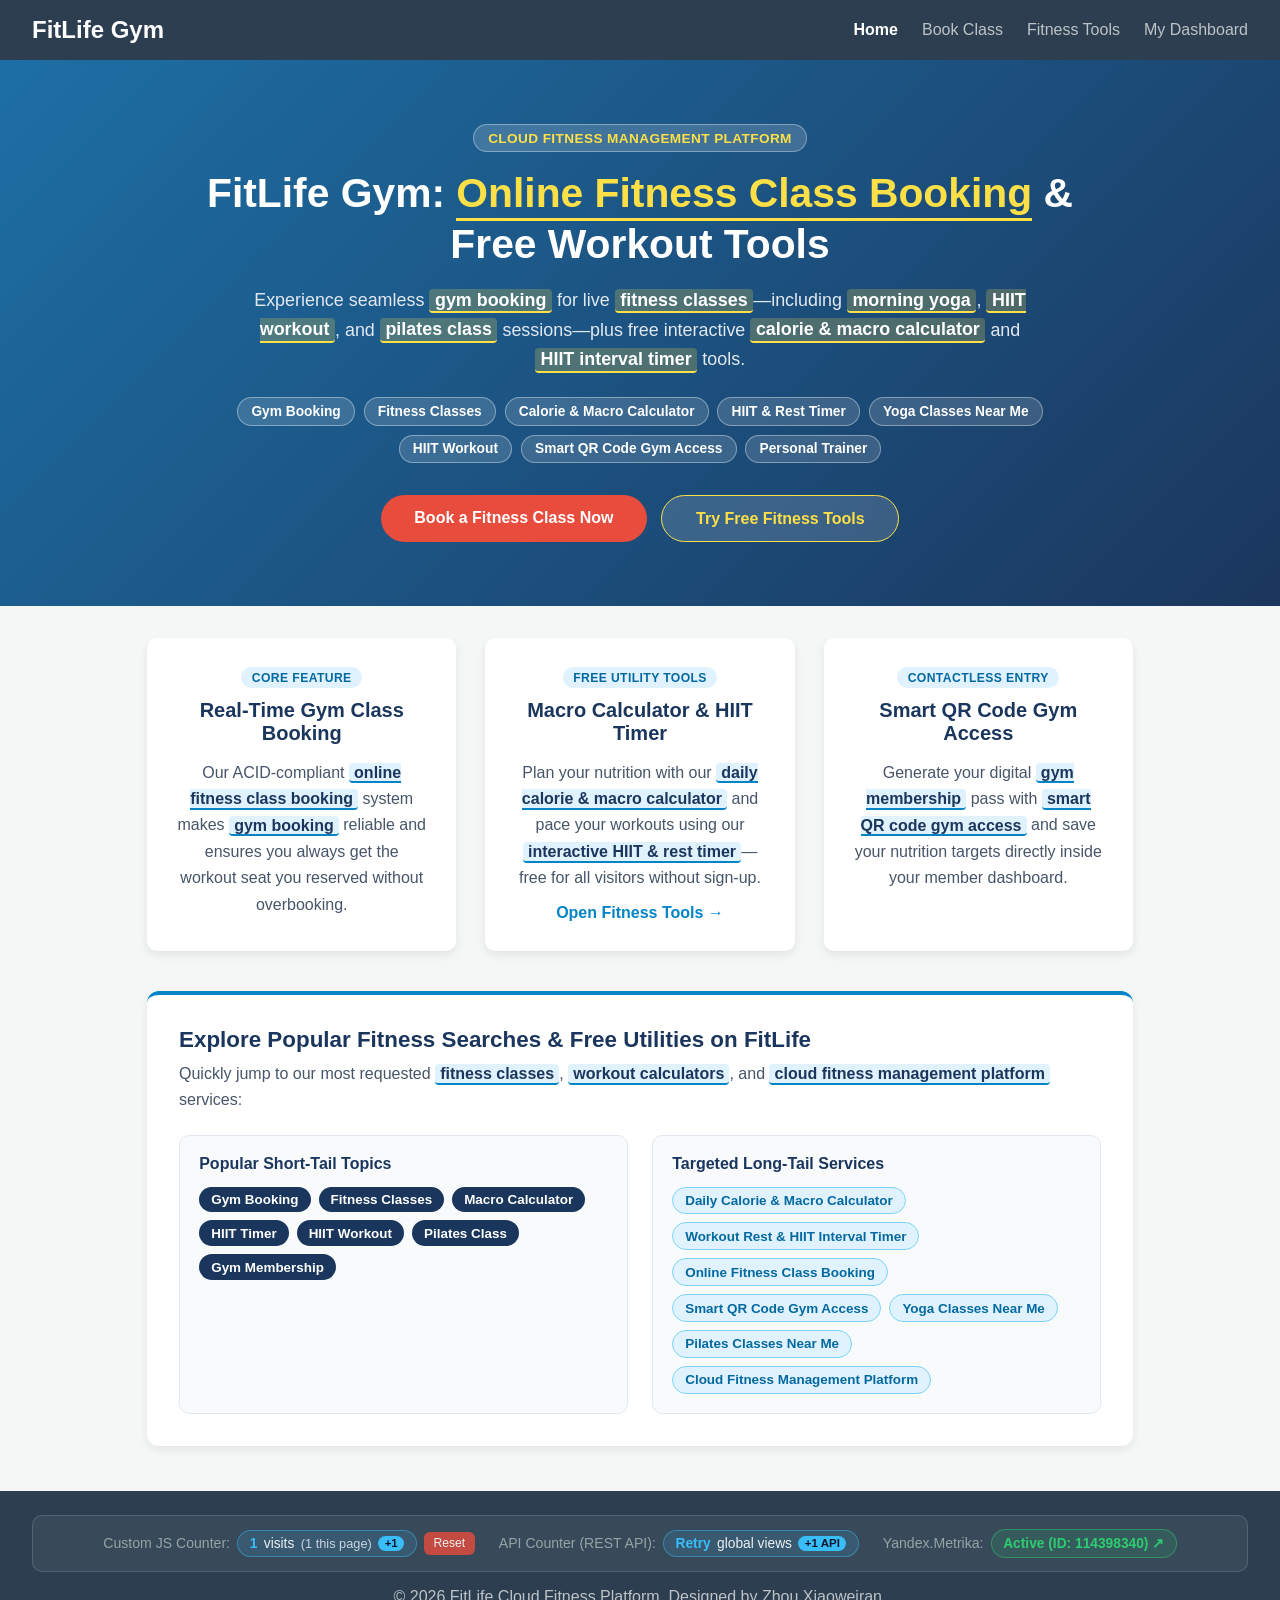
<file: index.html>
<!DOCTYPE html>
<html lang="en">
<head>
    <meta charset="UTF-8">
    <meta name="viewport" content="width=device-width, initial-scale=1.0">
    <title>FitLife Gym | Online Fitness Class Booking, Macro Calculator &amp; Cloud Platform</title>
    <meta name="description" content="Book gym classes online with FitLife, calculate daily macros and calorie targets, and use our interactive HIIT &amp; rest interval timer. Smart QR code gym access included.">
    <link rel="stylesheet" href="style.css?v=5">
    <!-- Yandex.Metrika counter (https://metrika.yandex.ru) -->
    <script type="text/javascript">
        window.YANDEX_METRIKA_ID = 114398340;
        (function(m,e,t,r,i,k,a){m[i]=m[i]||function(){(m[i].a=m[i].a||[]).push(arguments)};
        m[i].l=1*new Date();
        for (var j = 0; j < document.scripts.length; j++) {if (document.scripts[j].src === r) { return; }}
        k=e.createElement(t),a=e.getElementsByTagName(t)[0],k.async=1,k.src=r,a.parentNode.insertBefore(k,a)})
        (window, document, "script", "https://mc.yandex.ru/metrika/tag.js", "ym");

        ym(114398340, "init", {
            clickmap: true,
            trackLinks: true,
            accurateTrackBounce: true,
            webvisor: true
        });
    </script>
    <noscript><div><img src="https://mc.yandex.ru/watch/114398340" style="position:absolute; left:-9999px;" alt="" /></div></noscript>
    <!-- /Yandex.Metrika counter -->
</head>
<body data-page="home">
    <nav class="navbar">
        <div class="logo">FitLife Gym</div>
        <ul class="nav-links">
            <li><a href="index.html" class="active">Home</a></li>
            <li><a href="classes.html">Book Class</a></li>
            <li><a href="tools.html">Fitness Tools</a></li>
            <li><a href="dashboard.html">My Dashboard</a></li>
        </ul>
    </nav>

    <header class="hero">
        <div class="hero-content">
            <div class="hero-badge">Cloud Fitness Management Platform</div>
            <h1>FitLife Gym: <span class="kw-hero">Online Fitness Class Booking</span> &amp; Free Workout Tools</h1>
            <p class="hero-subtitle">
                Experience seamless <strong class="kw-hero-inline">gym booking</strong> for live
                <strong class="kw-hero-inline">fitness classes</strong>—including
                <strong class="kw-hero-inline">morning yoga</strong>, <strong class="kw-hero-inline">HIIT workout</strong>, and
                <strong class="kw-hero-inline">pilates class</strong> sessions—plus free interactive
                <strong class="kw-hero-inline">calorie &amp; macro calculator</strong> and <strong class="kw-hero-inline">HIIT interval timer</strong> tools.
            </p>
            <div class="hero-keywords" aria-label="Featured Fitness Topics">
                <a href="classes.html" class="kw-tag">Gym Booking</a>
                <a href="classes.html" class="kw-tag">Fitness Classes</a>
                <a href="tools.html#macro-tool" class="kw-tag">Calorie &amp; Macro Calculator</a>
                <a href="tools.html#interval-tool" class="kw-tag">HIIT &amp; Rest Timer</a>
                <a href="classes.html?filter=yoga" class="kw-tag">Yoga Classes Near Me</a>
                <a href="classes.html?filter=hiit" class="kw-tag">HIIT Workout</a>
                <a href="dashboard.html" class="kw-tag">Smart QR Code Gym Access</a>
                <a href="index.html#trainers" class="kw-tag">Personal Trainer</a>
            </div>
            <div class="hero-cta-group">
                <a href="classes.html" class="btn">Book a Fitness Class Now</a>
                <a href="tools.html" class="btn btn-secondary">Try Free Fitness Tools</a>
            </div>
        </div>
    </header>

    <section class="features">
        <div class="card">
            <span class="card-tag">Core Feature</span>
            <h2>Real-Time Gym Class Booking</h2>
            <p>
                Our ACID-compliant <strong class="kw">online fitness class booking</strong> system makes
                <strong class="kw">gym booking</strong> reliable and ensures you always get the workout seat you reserved without overbooking.
            </p>
        </div>
        <div class="card">
            <span class="card-tag">Free Utility Tools</span>
            <h2>Macro Calculator &amp; HIIT Timer</h2>
            <p>
                Plan your nutrition with our <strong class="kw">daily calorie &amp; macro calculator</strong> and pace your workouts using our
                <strong class="kw">interactive HIIT &amp; rest timer</strong>—free for all visitors without sign-up.
            </p>
            <a href="tools.html" class="inline-link" style="display:inline-block;margin-top:0.8rem;">Open Fitness Tools &rarr;</a>
        </div>
        <div class="card" id="trainers">
            <span class="card-tag">Contactless Entry</span>
            <h2>Smart QR Code Gym Access</h2>
            <p>
                Generate your digital <strong class="kw">gym membership</strong> pass with
                <strong class="kw">smart QR code gym access</strong> and save your nutrition targets directly inside your member dashboard.
            </p>
        </div>
    </section>

    <section class="seo-highlights">
        <div class="seo-highlights-inner">
            <h2>Explore Popular Fitness Searches &amp; Free Utilities on FitLife</h2>
            <p>Quickly jump to our most requested <strong class="kw">fitness classes</strong>, <strong class="kw">workout calculators</strong>, and <strong class="kw">cloud fitness management platform</strong> services:</p>
            <div class="seo-columns">
                <div class="seo-col">
                    <h3>Popular Short-Tail Topics</h3>
                    <div class="topic-pills">
                        <a href="classes.html" class="topic-pill short">Gym Booking</a>
                        <a href="classes.html" class="topic-pill short">Fitness Classes</a>
                        <a href="tools.html#macro-tool" class="topic-pill short">Macro Calculator</a>
                        <a href="tools.html#interval-tool" class="topic-pill short">HIIT Timer</a>
                        <a href="classes.html?filter=hiit" class="topic-pill short">HIIT Workout</a>
                        <a href="classes.html?filter=pilates" class="topic-pill short">Pilates Class</a>
                        <a href="dashboard.html" class="topic-pill short">Gym Membership</a>
                    </div>
                </div>
                <div class="seo-col">
                    <h3>Targeted Long-Tail Services</h3>
                    <div class="topic-pills">
                        <a href="tools.html#macro-tool" class="topic-pill long">Daily Calorie &amp; Macro Calculator</a>
                        <a href="tools.html#interval-tool" class="topic-pill long">Workout Rest &amp; HIIT Interval Timer</a>
                        <a href="classes.html" class="topic-pill long">Online Fitness Class Booking</a>
                        <a href="dashboard.html" class="topic-pill long">Smart QR Code Gym Access</a>
                        <a href="classes.html?filter=yoga" class="topic-pill long">Yoga Classes Near Me</a>
                        <a href="classes.html?filter=pilates" class="topic-pill long">Pilates Classes Near Me</a>
                        <a href="index.html" class="topic-pill long">Cloud Fitness Management Platform</a>
                    </div>
                </div>
            </div>
        </div>
    </section>

    <footer>
        <div class="counter-bar" aria-label="Website Visitor Counters">
            <div class="counter-item">
                <span class="counter-label">Custom JS Counter:</span>
                <button type="button" class="counter-pill-btn" onclick="incrementCustomCounter()" title="Click to add +1 visit locally">
                    <strong id="customTotalVisits">0</strong> visits
                    <span class="counter-sub">(<span id="customPageVisits">0</span> this page)</span>
                    <span class="pill-tag">+1</span>
                </button>
                <button type="button" class="counter-reset-btn" onclick="resetCustomCounter()">Reset</button>
            </div>
            <div class="counter-item">
                <span class="counter-label">API Counter (REST API):</span>
                <button type="button" class="counter-pill-btn api-btn" id="apiCounterBtn" onclick="hitApiCounter(true)" title="Click to send a live API request (+1 global view)">
                    <strong id="apiGlobalVisits">Loading...</strong> global views
                    <span class="pill-tag">+1 API</span>
                </button>
            </div>
            <div class="counter-item">
                <span class="counter-label">Yandex.Metrika:</span>
                <a class="counter-pill-link" id="yandexStatus" href="https://metrika.yandex.ru/dashboard?id=114398340" target="_blank" rel="noopener noreferrer" title="Open Yandex.Metrika Analytics Dashboard">
                    Active (ID: 114398340) ↗
                </a>
            </div>
        </div>
        <p>&copy; 2026 FitLife Cloud Fitness Platform. Designed by Zhou Xiaoweiran.</p>
    </footer>

    <script src="script.js?v=5"></script>
</body>
</html>
</file>
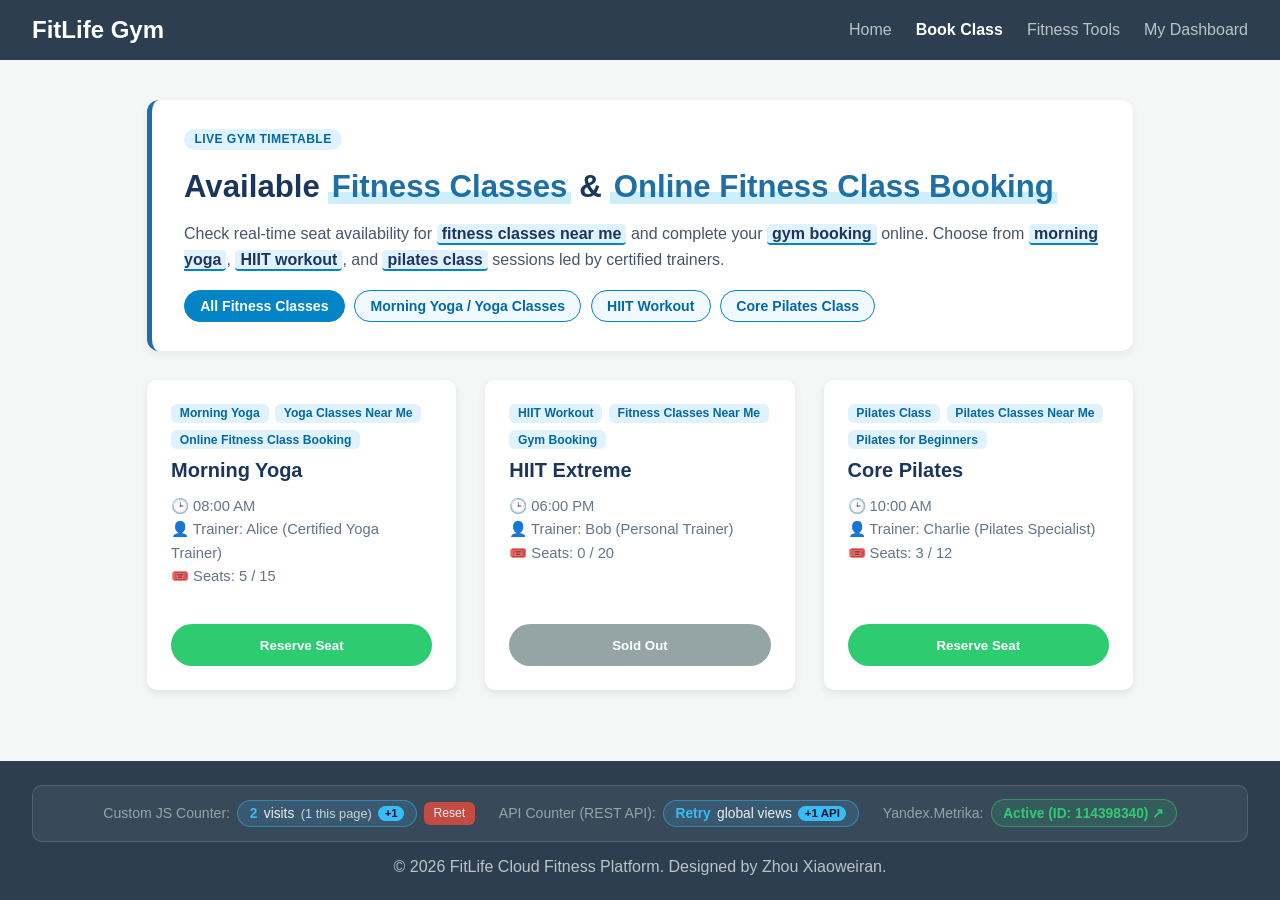
<file: classes.html>
<!DOCTYPE html>
<html lang="en">
<head>
    <meta charset="UTF-8">
    <meta name="viewport" content="width=device-width, initial-scale=1.0">
    <title>Book Fitness Classes Online | Yoga, HIIT &amp; Pilates - FitLife</title>
    <meta name="description" content="Explore our live gym class timetable. Reserve morning yoga, HIIT extreme, and core pilates sessions online with real-time seat availability.">
    <link rel="stylesheet" href="style.css?v=5">
    <!-- Yandex.Metrika counter (https://metrika.yandex.ru) -->
    <script type="text/javascript">
        window.YANDEX_METRIKA_ID = 114398340;
        (function(m,e,t,r,i,k,a){m[i]=m[i]||function(){(m[i].a=m[i].a||[]).push(arguments)};
        m[i].l=1*new Date();
        for (var j = 0; j < document.scripts.length; j++) {if (document.scripts[j].src === r) { return; }}
        k=e.createElement(t),a=e.getElementsByTagName(t)[0],k.async=1,k.src=r,a.parentNode.insertBefore(k,a)})
        (window, document, "script", "https://mc.yandex.ru/metrika/tag.js", "ym");

        ym(114398340, "init", {
            clickmap: true,
            trackLinks: true,
            accurateTrackBounce: true,
            webvisor: true
        });
    </script>
    <noscript><div><img src="https://mc.yandex.ru/watch/114398340" style="position:absolute; left:-9999px;" alt="" /></div></noscript>
    <!-- /Yandex.Metrika counter -->
</head>
<body data-page="classes">
    <nav class="navbar">
        <div class="logo">FitLife Gym</div>
        <ul class="nav-links">
            <li><a href="index.html">Home</a></li>
            <li><a href="classes.html" class="active">Book Class</a></li>
            <li><a href="tools.html">Fitness Tools</a></li>
            <li><a href="dashboard.html">My Dashboard</a></li>
        </ul>
    </nav>

    <div class="container">
        <div class="page-banner">
            <span class="card-tag">Live Gym Timetable</span>
            <h1>Available <span class="kw-title">Fitness Classes</span> &amp; <span class="kw-title">Online Fitness Class Booking</span></h1>
            <p class="page-intro">
                Check real-time seat availability for <strong class="kw">fitness classes near me</strong> and complete your
                <strong class="kw">gym booking</strong> online. Choose from <strong class="kw">morning yoga</strong>,
                <strong class="kw">HIIT workout</strong>, and <strong class="kw">pilates class</strong> sessions led by certified trainers.
            </p>
            <div class="filter-bar" role="group" aria-label="Filter Fitness Classes by Keyword">
                <button type="button" class="filter-btn active" data-filter="all" onclick="filterClasses('all', this)">All Fitness Classes</button>
                <button type="button" class="filter-btn" data-filter="yoga" onclick="filterClasses('yoga', this)">Morning Yoga / Yoga Classes</button>
                <button type="button" class="filter-btn" data-filter="hiit" onclick="filterClasses('hiit', this)">HIIT Workout</button>
                <button type="button" class="filter-btn" data-filter="pilates" onclick="filterClasses('pilates', this)">Core Pilates Class</button>
            </div>
        </div>

        <div class="class-list" id="classList">
            <!-- Classes injected by JS -->
        </div>
    </div>

    <footer>
        <div class="counter-bar" aria-label="Website Visitor Counters">
            <div class="counter-item">
                <span class="counter-label">Custom JS Counter:</span>
                <button type="button" class="counter-pill-btn" onclick="incrementCustomCounter()" title="Click to add +1 visit locally">
                    <strong id="customTotalVisits">0</strong> visits
                    <span class="counter-sub">(<span id="customPageVisits">0</span> this page)</span>
                    <span class="pill-tag">+1</span>
                </button>
                <button type="button" class="counter-reset-btn" onclick="resetCustomCounter()">Reset</button>
            </div>
            <div class="counter-item">
                <span class="counter-label">API Counter (REST API):</span>
                <button type="button" class="counter-pill-btn api-btn" id="apiCounterBtn" onclick="hitApiCounter(true)" title="Click to send a live API request (+1 global view)">
                    <strong id="apiGlobalVisits">Loading...</strong> global views
                    <span class="pill-tag">+1 API</span>
                </button>
            </div>
            <div class="counter-item">
                <span class="counter-label">Yandex.Metrika:</span>
                <a class="counter-pill-link" id="yandexStatus" href="https://metrika.yandex.ru/dashboard?id=114398340" target="_blank" rel="noopener noreferrer" title="Open Yandex.Metrika Analytics Dashboard">
                    Active (ID: 114398340) ↗
                </a>
            </div>
        </div>
        <p>&copy; 2026 FitLife Cloud Fitness Platform. Designed by Zhou Xiaoweiran.</p>
    </footer>

    <script src="script.js?v=5"></script>
</body>
</html>
</file>
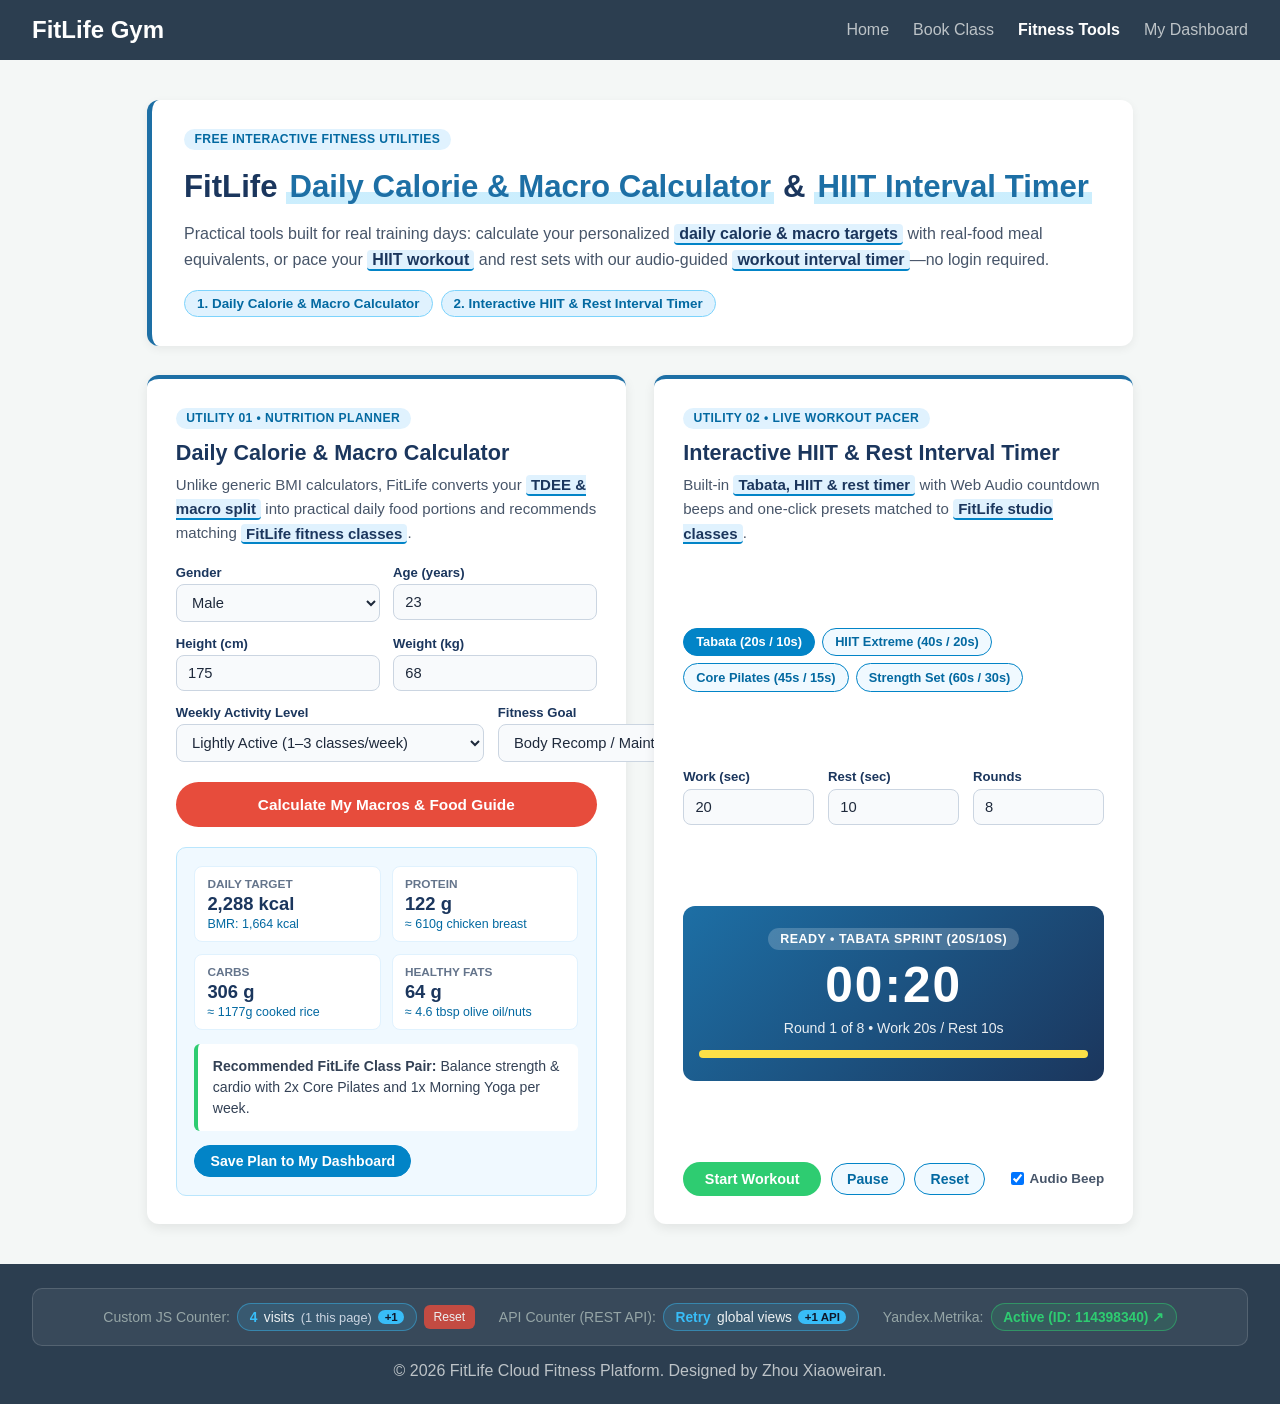
<file: tools.html>
<!DOCTYPE html>
<html lang="en">
<head>
    <meta charset="UTF-8">
    <meta name="viewport" content="width=device-width, initial-scale=1.0">
    <title>Free Fitness Tools | Calorie &amp; Macro Calculator &amp; HIIT Timer - FitLife</title>
    <meta name="description" content="Use FitLife's free Daily Calorie &amp; Macro Calculator with real food portions and our Interactive HIIT &amp; Rest Interval Timer with class presets and audio cues.">
    <link rel="stylesheet" href="style.css?v=5">
    <!-- Yandex.Metrika counter (https://metrika.yandex.ru) -->
    <script type="text/javascript">
        window.YANDEX_METRIKA_ID = 114398340;
        (function(m,e,t,r,i,k,a){m[i]=m[i]||function(){(m[i].a=m[i].a||[]).push(arguments)};
        m[i].l=1*new Date();
        for (var j = 0; j < document.scripts.length; j++) {if (document.scripts[j].src === r) { return; }}
        k=e.createElement(t),a=e.getElementsByTagName(t)[0],k.async=1,k.src=r,a.parentNode.insertBefore(k,a)})
        (window, document, "script", "https://mc.yandex.ru/metrika/tag.js", "ym");

        ym(114398340, "init", {
            clickmap: true,
            trackLinks: true,
            accurateTrackBounce: true,
            webvisor: true
        });
    </script>
    <noscript><div><img src="https://mc.yandex.ru/watch/114398340" style="position:absolute; left:-9999px;" alt="" /></div></noscript>
    <!-- /Yandex.Metrika counter -->
</head>
<body data-page="tools">
    <nav class="navbar">
        <div class="logo">FitLife Gym</div>
        <ul class="nav-links">
            <li><a href="index.html">Home</a></li>
            <li><a href="classes.html">Book Class</a></li>
            <li><a href="tools.html" class="active">Fitness Tools</a></li>
            <li><a href="dashboard.html">My Dashboard</a></li>
        </ul>
    </nav>

    <div class="container">
        <div class="page-banner">
            <span class="card-tag">Free Interactive Fitness Utilities</span>
            <h1>FitLife <span class="kw-title">Daily Calorie &amp; Macro Calculator</span> &amp; <span class="kw-title">HIIT Interval Timer</span></h1>
            <p class="page-intro">
                Practical tools built for real training days: calculate your personalized <strong class="kw">daily calorie &amp; macro targets</strong>
                with real-food meal equivalents, or pace your <strong class="kw">HIIT workout</strong> and rest sets with our audio-guided
                <strong class="kw">workout interval timer</strong>—no login required.
            </p>
            <div class="topic-pills">
                <a href="#macro-tool" class="topic-pill long">1. Daily Calorie &amp; Macro Calculator</a>
                <a href="#interval-tool" class="topic-pill long">2. Interactive HIIT &amp; Rest Interval Timer</a>
            </div>
        </div>

        <div class="tools-grid">
            <!-- TOOL 1: Daily Calorie & Macro Calculator with Food Equivalents & Dashboard Sync -->
            <section class="tool-card" id="macro-tool" aria-labelledby="macroToolHeading">
                <div class="tool-header">
                    <span class="card-tag">Utility 01 • Nutrition Planner</span>
                    <h2 id="macroToolHeading">Daily Calorie &amp; Macro Calculator</h2>
                    <p class="tool-subtitle">
                        Unlike generic BMI calculators, FitLife converts your <strong class="kw">TDEE &amp; macro split</strong>
                        into practical daily food portions and recommends matching <strong class="kw">FitLife fitness classes</strong>.
                    </p>
                </div>

                <form id="macroForm" class="tool-form" onsubmit="event.preventDefault(); calculateMacros();">
                    <div class="form-row">
                        <div class="form-group">
                            <label for="macroGender">Gender</label>
                            <select id="macroGender">
                                <option value="male">Male</option>
                                <option value="female">Female</option>
                            </select>
                        </div>
                        <div class="form-group">
                            <label for="macroAge">Age (years)</label>
                            <input type="number" id="macroAge" value="23" min="14" max="85" required>
                        </div>
                    </div>

                    <div class="form-row">
                        <div class="form-group">
                            <label for="macroHeight">Height (cm)</label>
                            <input type="number" id="macroHeight" value="175" min="120" max="230" required>
                        </div>
                        <div class="form-group">
                            <label for="macroWeight">Weight (kg)</label>
                            <input type="number" id="macroWeight" value="68" min="35" max="220" step="0.5" required>
                        </div>
                    </div>

                    <div class="form-row">
                        <div class="form-group">
                            <label for="macroActivity">Weekly Activity Level</label>
                            <select id="macroActivity">
                                <option value="1.2">Sedentary (Desk / Study, 0 workouts)</option>
                                <option value="1.375" selected>Lightly Active (1–3 classes/week)</option>
                                <option value="1.55">Moderately Active (3–5 classes/week)</option>
                                <option value="1.725">Very Active (6–7 intense sessions/week)</option>
                            </select>
                        </div>
                        <div class="form-group">
                            <label for="macroGoal">Fitness Goal</label>
                            <select id="macroGoal">
                                <option value="cut">Fat Loss (-400 kcal deficit)</option>
                                <option value="maintain" selected>Body Recomp / Maintain</option>
                                <option value="bulk">Lean Muscle Gain (+300 kcal surplus)</option>
                            </select>
                        </div>
                    </div>

                    <button type="submit" class="btn tool-primary-btn">Calculate My Macros &amp; Food Guide</button>
                </form>

                <div id="macroResultBox" class="tool-result-box" aria-live="polite">
                    <div class="result-kpi-row">
                        <div class="kpi-pill">
                            <span class="kpi-label">Daily Target</span>
                            <strong class="kpi-value" id="resCalories">2,226 kcal</strong>
                            <span class="kpi-sub" id="resBmr">BMR: 1,619 kcal</span>
                        </div>
                        <div class="kpi-pill">
                            <span class="kpi-label">Protein</span>
                            <strong class="kpi-value" id="resProtein">122 g</strong>
                            <span class="kpi-sub" id="resChicken">≈ 610g chicken breast</span>
                        </div>
                        <div class="kpi-pill">
                            <span class="kpi-label">Carbs</span>
                            <strong class="kpi-value" id="resCarbs">296 g</strong>
                            <span class="kpi-sub" id="resRice">≈ 1,138g cooked rice</span>
                        </div>
                        <div class="kpi-pill">
                            <span class="kpi-label">Healthy Fats</span>
                            <strong class="kpi-value" id="resFat">62 g</strong>
                            <span class="kpi-sub" id="resOlive">≈ 4.5 tbsp olive oil/nuts</span>
                        </div>
                    </div>

                    <div class="tool-tip-card" id="resClassAdvice">
                        <strong>Recommended FitLife Class Pair:</strong> Balance strength &amp; cardio with 2x Core Pilates and 1x Morning Yoga per week.
                    </div>

                    <div class="tool-actions">
                        <button type="button" class="filter-btn active" onclick="saveMacrosToDashboard()">Save Plan to My Dashboard</button>
                        <span id="macroSaveStatus" class="save-feedback"></span>
                    </div>
                </div>
            </section>

            <!-- TOOL 2: Interactive HIIT & Rest Interval Timer with Presets & Web Audio Beep -->
            <section class="tool-card" id="interval-tool" aria-labelledby="timerToolHeading">
                <div class="tool-header">
                    <span class="card-tag">Utility 02 • Live Workout Pacer</span>
                    <h2 id="timerToolHeading">Interactive HIIT &amp; Rest Interval Timer</h2>
                    <p class="tool-subtitle">
                        Built-in <strong class="kw">Tabata, HIIT &amp; rest timer</strong> with Web Audio countdown beeps and
                        one-click presets matched to <strong class="kw">FitLife studio classes</strong>.
                    </p>
                </div>

                <div class="preset-bar" role="group" aria-label="Workout Timer Presets">
                    <button type="button" class="filter-btn active" onclick="applyTimerPreset(20, 10, 8, 'Tabata Sprint (20s/10s)', this)">Tabata (20s / 10s)</button>
                    <button type="button" class="filter-btn" onclick="applyTimerPreset(40, 20, 6, 'HIIT Extreme Class (40s/20s)', this)">HIIT Extreme (40s / 20s)</button>
                    <button type="button" class="filter-btn" onclick="applyTimerPreset(45, 15, 5, 'Core Pilates Hold (45s/15s)', this)">Core Pilates (45s / 15s)</button>
                    <button type="button" class="filter-btn" onclick="applyTimerPreset(60, 30, 4, 'Strength Rest Pacer (60s/30s)', this)">Strength Set (60s / 30s)</button>
                </div>

                <div class="form-row timer-inputs">
                    <div class="form-group">
                        <label for="timerWorkSec">Work (sec)</label>
                        <input type="number" id="timerWorkSec" value="20" min="5" max="300">
                    </div>
                    <div class="form-group">
                        <label for="timerRestSec">Rest (sec)</label>
                        <input type="number" id="timerRestSec" value="10" min="5" max="300">
                    </div>
                    <div class="form-group">
                        <label for="timerRounds">Rounds</label>
                        <input type="number" id="timerRounds" value="8" min="1" max="30">
                    </div>
                </div>

                <div class="timer-display-panel phase-ready" id="timerPanel">
                    <div class="timer-phase-badge" id="timerPhaseLabel">READY • TABATA SPRINT (20S/10S)</div>
                    <div class="timer-clock" id="timerClockDisplay">00:20</div>
                    <div class="timer-round-meta" id="timerRoundDisplay">Round 1 of 8 • Sound Alerts Enabled</div>
                    <div class="timer-progress-track">
                        <div class="timer-progress-fill" id="timerProgressBar" style="width: 100%;"></div>
                    </div>
                </div>

                <div class="timer-controls">
                    <button type="button" class="btn timer-start-btn" id="timerStartBtn" onclick="startIntervalTimer()">Start Workout</button>
                    <button type="button" class="filter-btn" id="timerPauseBtn" onclick="pauseIntervalTimer()">Pause</button>
                    <button type="button" class="filter-btn" onclick="resetIntervalTimer()">Reset</button>
                    <label class="sound-toggle">
                        <input type="checkbox" id="timerSoundToggle" checked> Audio Beep
                    </label>
                </div>
            </section>
        </div>
    </div>

    <footer>
        <div class="counter-bar" aria-label="Website Visitor Counters">
            <div class="counter-item">
                <span class="counter-label">Custom JS Counter:</span>
                <button type="button" class="counter-pill-btn" onclick="incrementCustomCounter()" title="Click to add +1 visit locally">
                    <strong id="customTotalVisits">0</strong> visits
                    <span class="counter-sub">(<span id="customPageVisits">0</span> this page)</span>
                    <span class="pill-tag">+1</span>
                </button>
                <button type="button" class="counter-reset-btn" onclick="resetCustomCounter()">Reset</button>
            </div>
            <div class="counter-item">
                <span class="counter-label">API Counter (REST API):</span>
                <button type="button" class="counter-pill-btn api-btn" id="apiCounterBtn" onclick="hitApiCounter(true)" title="Click to send a live API request (+1 global view)">
                    <strong id="apiGlobalVisits">Loading...</strong> global views
                    <span class="pill-tag">+1 API</span>
                </button>
            </div>
            <div class="counter-item">
                <span class="counter-label">Yandex.Metrika:</span>
                <a class="counter-pill-link" id="yandexStatus" href="https://metrika.yandex.ru/dashboard?id=114398340" target="_blank" rel="noopener noreferrer" title="Open Yandex.Metrika Analytics Dashboard">
                    Active (ID: 114398340) ↗
                </a>
            </div>
        </div>
        <p>&copy; 2026 FitLife Cloud Fitness Platform. Designed by Zhou Xiaoweiran.</p>
    </footer>

    <script src="script.js?v=5"></script>
</body>
</html>
</file>
<file: style.css>
* {
    margin: 0;
    padding: 0;
    box-sizing: border-box;
    font-family: 'Segoe UI', Tahoma, Geneva, Verdana, sans-serif;
}

body {
    background-color: #f4f7f6;
    color: #333;
    display: flex;
    flex-direction: column;
    min-height: 100vh;
}

.navbar {
    display: flex;
    justify-content: space-between;
    align-items: center;
    background-color: #2c3e50;
    padding: 1rem 2rem;
    color: white;
}

.logo {
    font-size: 1.5rem;
    font-weight: bold;
}

.nav-links {
    list-style: none;
    display: flex;
    gap: 1.5rem;
}

.nav-links a {
    color: #bdc3c7;
    text-decoration: none;
    transition: color 0.3s;
}

.nav-links a:hover, .nav-links a.active {
    color: #fff;
    font-weight: bold;
}

.hero {
    background: linear-gradient(135deg, #1d6fa5, #1b365d);
    color: white;
    text-align: center;
    padding: 4rem 2rem;
}

.hero-content {
    max-width: 920px;
    margin: 0 auto;
}

.hero-badge {
    display: inline-block;
    padding: 0.35rem 0.9rem;
    margin-bottom: 1rem;
    border-radius: 999px;
    background-color: rgba(255, 255, 255, 0.16);
    border: 1px solid rgba(255, 255, 255, 0.35);
    color: #fde047;
    font-size: 0.85rem;
    font-weight: 700;
    letter-spacing: 0.4px;
    text-transform: uppercase;
}

.hero-content h1 {
    font-size: 2.55rem;
    margin-bottom: 1rem;
    line-height: 1.25;
}

.hero-subtitle {
    font-size: 1.12rem;
    line-height: 1.65;
    max-width: 780px;
    margin: 0 auto 1.4rem;
    color: #e2e8f0;
}

/* Prominent Keyword Highlight Styles */
.kw-hero {
    color: #fde047;
    border-bottom: 3px solid #fde047;
    padding-bottom: 2px;
}

.kw-hero-inline {
    color: #ffffff;
    background-color: rgba(253, 224, 71, 0.22);
    border-bottom: 2px solid #fde047;
    padding: 0.08rem 0.35rem;
    border-radius: 4px;
    font-weight: 700;
}

.kw-title {
    color: #1d6fa5;
    background: linear-gradient(to top, rgba(56, 189, 248, 0.26) 35%, transparent 35%);
    padding: 0 0.2rem;
}

.kw {
    color: #1b365d;
    background-color: #e0f2fe;
    border-bottom: 2px solid #0284c7;
    padding: 0.05rem 0.32rem;
    border-radius: 4px;
    font-weight: 700;
}

.hero-keywords {
    display: flex;
    flex-wrap: wrap;
    justify-content: center;
    gap: 0.55rem;
    margin: 1.2rem auto 0.6rem;
}

.kw-tag {
    display: inline-block;
    padding: 0.36rem 0.82rem;
    border-radius: 999px;
    background-color: rgba(255, 255, 255, 0.14);
    border: 1px solid rgba(255, 255, 255, 0.38);
    color: #ffffff;
    font-size: 0.86rem;
    font-weight: 600;
    text-decoration: none;
    transition: background-color 0.2s, transform 0.15s;
}

.kw-tag:hover {
    background-color: #fde047;
    border-color: #fde047;
    color: #1b365d;
    transform: translateY(-1px);
}

.btn {
    display: inline-block;
    padding: 0.85rem 2.1rem;
    background-color: #e74c3c;
    color: white;
    text-decoration: none;
    border-radius: 25px;
    margin-top: 1.4rem;
    font-weight: bold;
    transition: background 0.3s, transform 0.15s;
    border: none;
    cursor: pointer;
}

.btn:hover {
    background-color: #c0392b;
    transform: translateY(-1px);
}

.container {
    padding: 2.5rem 2rem;
    max-width: 1050px;
    margin: 0 auto;
    flex-grow: 1;
    width: 100%;
}

.page-banner {
    background: white;
    padding: 1.8rem 2rem;
    border-radius: 12px;
    box-shadow: 0 3px 10px rgba(0, 0, 0, 0.06);
    margin-bottom: 1.8rem;
    border-left: 5px solid #1d6fa5;
}

.page-banner h1 {
    font-size: 1.95rem;
    color: #1b365d;
    margin: 0.4rem 0 0.8rem;
    line-height: 1.3;
}

.page-intro {
    color: #475569;
    line-height: 1.65;
    margin-bottom: 1rem;
    font-size: 1rem;
}

.features, .class-list, .dashboard-grid {
    display: grid;
    grid-template-columns: repeat(auto-fit, minmax(260px, 1fr));
    gap: 1.8rem;
    padding: 2rem;
    max-width: 1050px;
    margin: 0 auto;
}

.class-list, .dashboard-grid {
    padding: 0;
}

.card {
    background: white;
    padding: 1.8rem;
    border-radius: 10px;
    box-shadow: 0 4px 10px rgba(0, 0, 0, 0.08);
    text-align: center;
}

.card p {
    line-height: 1.65;
    color: #475569;
}

.card-tag {
    display: inline-block;
    padding: 0.22rem 0.65rem;
    margin-bottom: 0.7rem;
    border-radius: 999px;
    background-color: #e0f2fe;
    color: #0369a1;
    font-size: 0.76rem;
    font-weight: 700;
    text-transform: uppercase;
    letter-spacing: 0.4px;
}

.card h2, .card h3 {
    color: #1b365d;
    margin-bottom: 0.9rem;
    font-size: 1.25rem;
}

/* SEO Topics Showcase Section */
.seo-highlights {
    padding: 0.5rem 2rem 2.8rem;
    max-width: 1050px;
    width: 100%;
    margin: 0 auto;
}

.seo-highlights-inner {
    background: white;
    padding: 2rem;
    border-radius: 12px;
    box-shadow: 0 4px 10px rgba(0, 0, 0, 0.07);
    border-top: 4px solid #0284c7;
}

.seo-highlights-inner h2 {
    color: #1b365d;
    margin-bottom: 0.5rem;
    font-size: 1.4rem;
}

.seo-highlights-inner > p {
    color: #475569;
    margin-bottom: 1.4rem;
    line-height: 1.6;
}

.seo-columns {
    display: grid;
    grid-template-columns: repeat(auto-fit, minmax(280px, 1fr));
    gap: 1.5rem;
}

.seo-col {
    background-color: #f8fafc;
    border: 1px solid #e2e8f0;
    border-radius: 10px;
    padding: 1.2rem;
}

.seo-col h3 {
    font-size: 1rem;
    color: #1b365d;
    margin-bottom: 0.85rem;
}

.topic-pills {
    display: flex;
    flex-wrap: wrap;
    gap: 0.5rem;
}

.centered-pills {
    justify-content: center;
    margin-top: 0.8rem;
}

.topic-pill {
    display: inline-block;
    padding: 0.34rem 0.75rem;
    border-radius: 999px;
    font-size: 0.84rem;
    font-weight: 600;
    text-decoration: none;
    transition: transform 0.15s, opacity 0.2s;
}

.topic-pill:hover {
    transform: translateY(-1px);
    opacity: 0.9;
}

.topic-pill.short {
    background-color: #1b365d;
    color: #ffffff;
}

.topic-pill.long {
    background-color: #e0f2fe;
    color: #0369a1;
    border: 1px solid #7dd3fc;
}

.static-pill {
    cursor: default;
}

/* Filter Bar on Classes Page */
.filter-bar {
    display: flex;
    flex-wrap: wrap;
    gap: 0.6rem;
    margin-top: 0.8rem;
}

.filter-btn {
    padding: 0.45rem 0.95rem;
    border-radius: 999px;
    border: 1.5px solid #0284c7;
    background-color: #f0f9ff;
    color: #0369a1;
    font-size: 0.88rem;
    font-weight: 600;
    cursor: pointer;
    transition: all 0.2s;
}

.filter-btn:hover,
.filter-btn.active {
    background-color: #0284c7;
    color: #ffffff;
}

.class-card {
    background: white;
    padding: 1.5rem;
    border-radius: 10px;
    box-shadow: 0 3px 8px rgba(0, 0, 0, 0.08);
    display: flex;
    flex-direction: column;
    justify-content: space-between;
}

.class-card h3 {
    color: #1b365d;
    font-size: 1.25rem;
    margin-bottom: 0.5rem;
}

.class-kw-tags {
    display: flex;
    flex-wrap: wrap;
    gap: 0.4rem;
    margin-bottom: 0.6rem;
}

.class-kw-tag {
    display: inline-block;
    padding: 0.18rem 0.55rem;
    border-radius: 6px;
    background-color: #e0f2fe;
    color: #0369a1;
    font-size: 0.76rem;
    font-weight: 700;
}

.class-card .meta {
    color: #64748b;
    font-size: 0.92rem;
    margin: 0.8rem 0;
    line-height: 1.6;
}

.badge {
    background-color: #3498db;
    color: white;
    padding: 0.2rem 0.5rem;
    border-radius: 4px;
    font-size: 0.8rem;
}
.badge.green { background-color: #2ecc71; }

.inline-link {
    color: #0284c7;
    font-weight: 600;
    text-decoration: none;
}
.inline-link:hover {
    text-decoration: underline;
}

.qr-card {
    display: flex;
    flex-direction: column;
    align-items: center;
}
.qr-placeholder {
    margin: 1rem 0;
    padding: 1rem;
    background: #ecf0f1;
    border-radius: 10px;
}

.small-text {
    font-size: 0.9rem;
    color: #475569;
    line-height: 1.5;
}

#myBookingsList {
    list-style: none;
    text-align: left;
}
#myBookingsList li {
    padding: 1rem 0;
    border-bottom: 1px solid #eee;
}

footer {
    text-align: center;
    padding: 1.5rem 2rem;
    background-color: #2c3e50;
    color: #bdc3c7;
    margin-top: auto;
}

/* Visitor Counter Bar Styles (Clickable Controls) */
.counter-bar {
    display: flex;
    flex-wrap: wrap;
    justify-content: center;
    align-items: center;
    gap: 0.9rem 1.5rem;
    margin-bottom: 1rem;
    padding: 0.85rem 1.2rem;
    background-color: rgba(255, 255, 255, 0.06);
    border: 1px solid rgba(255, 255, 255, 0.14);
    border-radius: 10px;
    font-size: 0.88rem;
    color: #ecf0f1;
}

.counter-item {
    display: flex;
    align-items: center;
    gap: 0.45rem;
    flex-wrap: wrap;
    justify-content: center;
}

.counter-label {
    color: #95a5a6;
}

.counter-pill-btn,
.counter-pill-link {
    display: inline-flex;
    align-items: center;
    gap: 0.4rem;
    padding: 0.32rem 0.72rem;
    border-radius: 999px;
    background-color: rgba(56, 189, 248, 0.14);
    border: 1px solid rgba(56, 189, 248, 0.45);
    color: #ecf0f1;
    font-size: 0.86rem;
    text-decoration: none;
    cursor: pointer;
    transition: background-color 0.2s, border-color 0.2s, transform 0.1s;
}

.counter-pill-btn:hover,
.counter-pill-link:hover {
    background-color: rgba(56, 189, 248, 0.28);
    border-color: #38bdf8;
}

.counter-pill-btn:active,
.counter-pill-link:active {
    transform: scale(0.97);
}

.counter-pill-btn:disabled {
    opacity: 0.65;
    cursor: wait;
}

.counter-pill-btn strong {
    color: #38bdf8;
}

.counter-pill-link {
    background-color: rgba(46, 204, 113, 0.14);
    border-color: rgba(46, 204, 113, 0.5);
    color: #2ecc71;
    font-weight: 600;
}

.counter-pill-link:hover {
    background-color: rgba(46, 204, 113, 0.28);
    border-color: #2ecc71;
}

.pill-tag {
    padding: 0.08rem 0.4rem;
    border-radius: 999px;
    background-color: #38bdf8;
    color: #0f172a;
    font-size: 0.72rem;
    font-weight: 700;
}

.counter-sub {
    color: #cbd5e1;
    font-size: 0.8rem;
}

.counter-reset-btn {
    padding: 0.3rem 0.6rem;
    font-size: 0.76rem;
    color: #ecf0f1;
    background-color: rgba(231, 76, 60, 0.8);
    border: none;
    border-radius: 6px;
    cursor: pointer;
    transition: background-color 0.2s;
}

.counter-reset-btn:hover {
    background-color: #e74c3c;
}


/* ==========================================
   Fitness Tools Page & Hero Secondary CTA
   ========================================== */
.hero-cta-group {
    display: flex;
    flex-wrap: wrap;
    justify-content: center;
    gap: 0.9rem;
    margin-top: 0.4rem;
}

.btn-secondary {
    background-color: rgba(255, 255, 255, 0.14);
    border: 1.5px solid #fde047;
    color: #fde047;
}

.btn-secondary:hover {
    background-color: #fde047;
    color: #1b365d;
}

.tools-grid {
    display: grid;
    grid-template-columns: repeat(auto-fit, minmax(430px, 1fr));
    gap: 1.8rem;
}

@media (max-width: 520px) {
    .tools-grid {
        grid-template-columns: 1fr;
    }
}

.tool-card {
    background: white;
    padding: 1.8rem;
    border-radius: 12px;
    box-shadow: 0 4px 12px rgba(0, 0, 0, 0.08);
    border-top: 4px solid #1d6fa5;
    display: flex;
    flex-direction: column;
    justify-content: space-between;
}

.tool-header h2 {
    color: #1b365d;
    font-size: 1.35rem;
    margin-bottom: 0.45rem;
}

.tool-subtitle {
    color: #475569;
    font-size: 0.94rem;
    line-height: 1.6;
    margin-bottom: 1.2rem;
}

.tool-form {
    display: flex;
    flex-direction: column;
    gap: 0.85rem;
}

.form-row {
    display: grid;
    grid-template-columns: 1fr 1fr;
    gap: 0.85rem;
}

.timer-inputs {
    grid-template-columns: repeat(3, 1fr);
    margin-top: 0.9rem;
}

.form-group {
    display: flex;
    flex-direction: column;
    text-align: left;
}

.form-group label {
    font-size: 0.82rem;
    font-weight: 700;
    color: #1b365d;
    margin-bottom: 0.3rem;
}

.form-group input,
.form-group select {
    padding: 0.55rem 0.7rem;
    border: 1.5px solid #cbd5e1;
    border-radius: 8px;
    font-size: 0.92rem;
    color: #1e293b;
    background-color: #f8fafc;
    transition: border-color 0.2s, background-color 0.2s;
}

.form-group input:focus,
.form-group select:focus {
    outline: none;
    border-color: #0284c7;
    background-color: #ffffff;
}

.tool-primary-btn {
    margin-top: 0.4rem;
    width: 100%;
    text-align: center;
    font-size: 0.96rem;
}

.tool-result-box {
    margin-top: 1.25rem;
    padding: 1.1rem;
    background-color: #f0f9ff;
    border: 1px solid #bae6fd;
    border-radius: 10px;
}

.result-kpi-row {
    display: grid;
    grid-template-columns: repeat(2, 1fr);
    gap: 0.7rem;
}

.kpi-pill {
    background: white;
    border: 1px solid #e0f2fe;
    border-radius: 8px;
    padding: 0.65rem 0.75rem;
    text-align: left;
}

.kpi-label {
    display: block;
    font-size: 0.74rem;
    font-weight: 700;
    text-transform: uppercase;
    color: #64748b;
}

.kpi-value {
    display: block;
    font-size: 1.15rem;
    color: #1b365d;
    margin: 0.12rem 0;
}

.kpi-sub {
    display: block;
    font-size: 0.78rem;
    color: #0369a1;
}

.tool-tip-card {
    margin-top: 0.85rem;
    padding: 0.75rem 0.9rem;
    background-color: #ffffff;
    border-left: 4px solid #2ecc71;
    border-radius: 6px;
    font-size: 0.88rem;
    color: #334155;
    line-height: 1.5;
}

.tool-actions {
    margin-top: 0.85rem;
    display: flex;
    align-items: center;
    gap: 0.75rem;
    flex-wrap: wrap;
}

.save-feedback {
    font-size: 0.84rem;
    font-weight: 600;
    color: #15803d;
}

/* Interactive HIIT & Rest Timer Panel */
.preset-bar {
    display: flex;
    flex-wrap: wrap;
    gap: 0.45rem;
}

.preset-bar .filter-btn {
    font-size: 0.8rem;
    padding: 0.36rem 0.75rem;
}

.timer-display-panel {
    margin: 1.15rem 0;
    padding: 1.4rem 1rem;
    border-radius: 12px;
    text-align: center;
    color: white;
    transition: background 0.3s ease;
}

.timer-display-panel.phase-ready {
    background: linear-gradient(135deg, #1d6fa5, #1b365d);
}

.timer-display-panel.phase-work {
    background: linear-gradient(135deg, #e74c3c, #c0392b);
}

.timer-display-panel.phase-rest {
    background: linear-gradient(135deg, #27ae60, #1e8449);
}

.timer-display-panel.phase-done {
    background: linear-gradient(135deg, #0284c7, #1b365d);
}

.timer-phase-badge {
    display: inline-block;
    padding: 0.24rem 0.75rem;
    border-radius: 999px;
    background-color: rgba(255, 255, 255, 0.2);
    font-size: 0.78rem;
    font-weight: 700;
    letter-spacing: 0.5px;
    margin-bottom: 0.5rem;
}

.timer-clock {
    font-size: 3.1rem;
    font-weight: 800;
    letter-spacing: 2px;
    line-height: 1.1;
    font-variant-numeric: tabular-nums;
}

.timer-round-meta {
    font-size: 0.88rem;
    color: rgba(255, 255, 255, 0.9);
    margin-top: 0.45rem;
}

.timer-progress-track {
    width: 100%;
    height: 8px;
    background-color: rgba(255, 255, 255, 0.25);
    border-radius: 999px;
    overflow: hidden;
    margin-top: 0.9rem;
}

.timer-progress-fill {
    height: 100%;
    background-color: #fde047;
    transition: width 0.25s linear;
}

.timer-controls {
    display: flex;
    flex-wrap: wrap;
    align-items: center;
    gap: 0.6rem;
}

.timer-start-btn {
    margin-top: 0;
    padding: 0.55rem 1.35rem;
    background-color: #2ecc71;
    font-size: 0.9rem;
}

.timer-start-btn:hover {
    background-color: #27ae60;
}

.sound-toggle {
    margin-left: auto;
    font-size: 0.84rem;
    font-weight: 600;
    color: #475569;
    display: inline-flex;
    align-items: center;
    gap: 0.35rem;
    cursor: pointer;
}

/* Dashboard Saved Macro Card */
.saved-macro-box {
    text-align: left;
    background-color: #f8fafc;
    border: 1px solid #e2e8f0;
    border-radius: 8px;
    padding: 0.95rem;
}

.saved-macro-list {
    list-style: none;
    margin: 0.5rem 0;
}

.saved-macro-list li {
    padding: 0.35rem 0;
    border-bottom: 1px dashed #cbd5e1;
    font-size: 0.9rem;
    color: #1e293b;
}

.saved-macro-list li:last-child {
    border-bottom: none;
}
</file>
